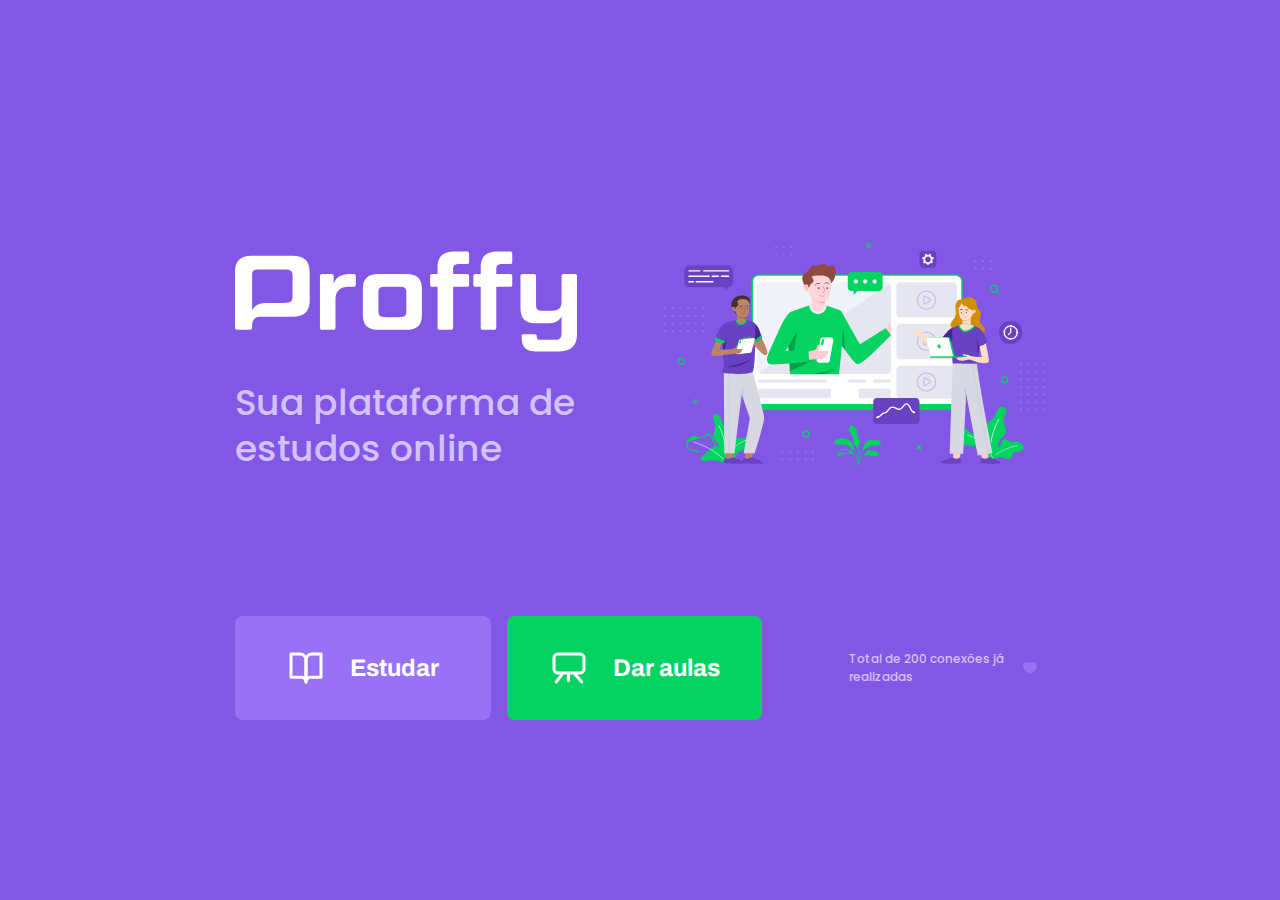
<file: index.html>
<!DOCTYPE html>
<html lang="pt-br"> <!-- isso é uma tag html
                         lang é um atributo -->
    <head> <!-- configuracoes do documento -->
        <meta charset="UTF-8">
        <meta name="viewport" content="width=device-width, initial-scale=1.0">
        <title>Meu index</title>

        <link rel="stylesheet" href="styles/main.css" media="all">
        <link rel="stylesheet" href="styles/partials/page-landing.css" media="all">

        <link href="https://fonts.googleapis.com/css2?family=Archivo:wght@400;700&amp;family=Poppins:wght@400;600&amp;display=swap" rel="stylesheet">


    </head>
    <body id="page-landing"> <!-- conteudo visivel na pagina deve vir aqui -->

    <!-- 'id' é referenciado no css utilizando o '#' no começo
        já classes, utiliza-se um '.' no começo. -->
        <div id="container">
            <div class="logo-container">
                <img src="images/logo.svg" alt="Proffy">
                <h2>Sua plataforma de estudos online</h2>
            </div>

            <img class="hero-image" src="images/landing.svg" alt="Plataforma de Estudos">

            <div class="buttons-container">
                <a class="study" href="study.html">
                    <img src="images/icons/study.svg" alt="Estudar">
                    Estudar
                </a>
                <a class="give-classes" href="give-classes.html">
                    <img src="images/icons/give-classes.svg" alt="Dar aulas">
                    Dar aulas
                </a>
            </div>
            <p class="total-connections">
                Total de 200 conexões já realizadas
                <img src="images/icons/purple-heart.svg" alt="Coracao Roxo">
            </p>

        </div>


    </body>
</html>
</file>
<file: styles/main.css>
/* CSS - Cascading Style Sheets */

/* Criando variáveis e dando valores a elas */
:root {
    --color-background: #F0F0F7;
    --color-primary-lighter: #9871F5;
    --color-primary-light: #916BEA;
    --color-primary: #8257E5;
    --color-primary-dark: #774DD6;
    --color-primary-darker: #6842c2;
    --color-secondary: #04D361;
    --color-secondary-dark: #04BF58;
    --color-title-in-primary: #FFFFFF;
    --color-text-in-primary: #D4C2FF;
    --color-text-title: #32264D;
    --color-text-complement: #9C98A6;
    --color-text-base: #6A6180;
    --color-line-in-white: #E6E6F0;
    --color-input-background: #F8F8FC;
    --color-button-text: #FFFFFF;
    --color-box-base: #FFFFFF;
    --color-box-footer: #FAFAFC;
    --color-small-info: #C1BCCC;

    /* tamanho da fonte padrao: 16px - 100% - 1rem */
    /* a linha abaixo vai tornar 1rem = o valor abaixo */
    font-size: 60%; /* controle das medidas rem */

    /* colocando font-size = 1rem em qualquer tag
     * vai se referir sempre ao valor definido em root.
     * o 'r' em 'rem' se refere ao 'root'. */
}

* {
    margin: 0;
    padding: 0;
    box-sizing: border-box;
}

html,
body {
    /* vh = viewport height, ou seja em relação
     * ao da tamanho da tela aberta */
    height: 100vh;
}

body {
    background: var(--color-background);
    /* tornando display = flex. 'h1' tem display block
     * 'span' tem display inline por padrao */
    display: flex;
    align-items: center;
    justify-content: center;
}

body,
input,
button,
textarea {
    font: 500 1.6rem Poppins;
    /* font-weight: 500;
     * font-size: 1.6rem;
     * font-family: Poppins; */
    color: var(--color-text-base);
}

#container {
    width: 90vh;
    max-width: 700px;
}

@media (min-width: 700px) {
    :root {
        font-size: 62.5%; /* 1rem vai ser relativo a 10px */
    }
}
</file>
<file: styles/partials/page-landing.css>
#page-landing {
    background: var(--color-primary);

}

#page-landing #container {
    color: var(--color-text-in-primary);
}


.logo-container img {
    height: 10rem;
}

.logo-container {
    text-align: center;
    margin-bottom: 3.2rem;
}

.logo-container h2 {
    font-weight: 500;
    font-size: 3.6rem;
    line-height: 4.6rem;
    margin-top: 0.8rem;
}

.hero-image {
    width: 100%;
}

.buttons-container {
    /*
    display flex é usado para poder utilizar o
    justify content, que é utilizado apenas em conjunto com flex.
    */
    display: flex;
    justify-content: center;
    margin: 3.2rem 0;
}

.buttons-container a {
    width: 30rem;
    height: 10.4rem;

    border-radius: 0.8rem;
    margin-right: 1.6rem;

    font: 700 2.4rem Archivo;

    display: flex;
    align-items: center;
    justify-content: center;

    text-decoration: none;

    transition: background 0.2s;

    color: var(--color-button-text);
}

.buttons-container a img {
    width: 4rem;
    margin-right: 2.4rem;
}

.buttons-container a.study {
    background: var(--color-primary-lighter);
}

.buttons-container a.study:hover {
    background: var(--color-primary-light);
}

.buttons-container a.give-classes {
    background: var(--color-secondary);
    margin-right: 0;
}

.buttons-container a.give-classes:hover {
    background: var(--color-secondary-dark);
}

.total-connections {
    font-size: 1.8rem;

    display: flex;
    align-items: center;
    justify-content: center;

}

.total-connections img {
    margin: 0.8rem;
}

@media (max-width: 699px) {
    :root {
        font-size: 40%;
    }
}

@media (min-width: 1100px) {
    #page-landing #container {
        max-width: 1100px;
        display: grid;
        grid-template-columns: 3.5fr 1fr 2fr;
        grid-template-rows: 350px 1fr;
        grid-template-areas:
        "proffy image image"
        "button button text";
        column-gap: 87px;
        row-gap: 86px;

    }

    .logo-container {
        grid-area: proffy;
        text-align: initial;
        align-self: center;
        margin: 0;
    }

    .logo-container img {
        height: 127px;
        width: 100%;
    }

    .hero-image {
        grid-area: image;
        height: 350px;
    }

    .buttons-container {
        grid-area: button;
        justify-content: flex-start;
        margin: 0;
    }

    .total-connections {
        grid-area: text;
        justify-self: end;
        font-size: 1.2rem;
    }
}
</file>
